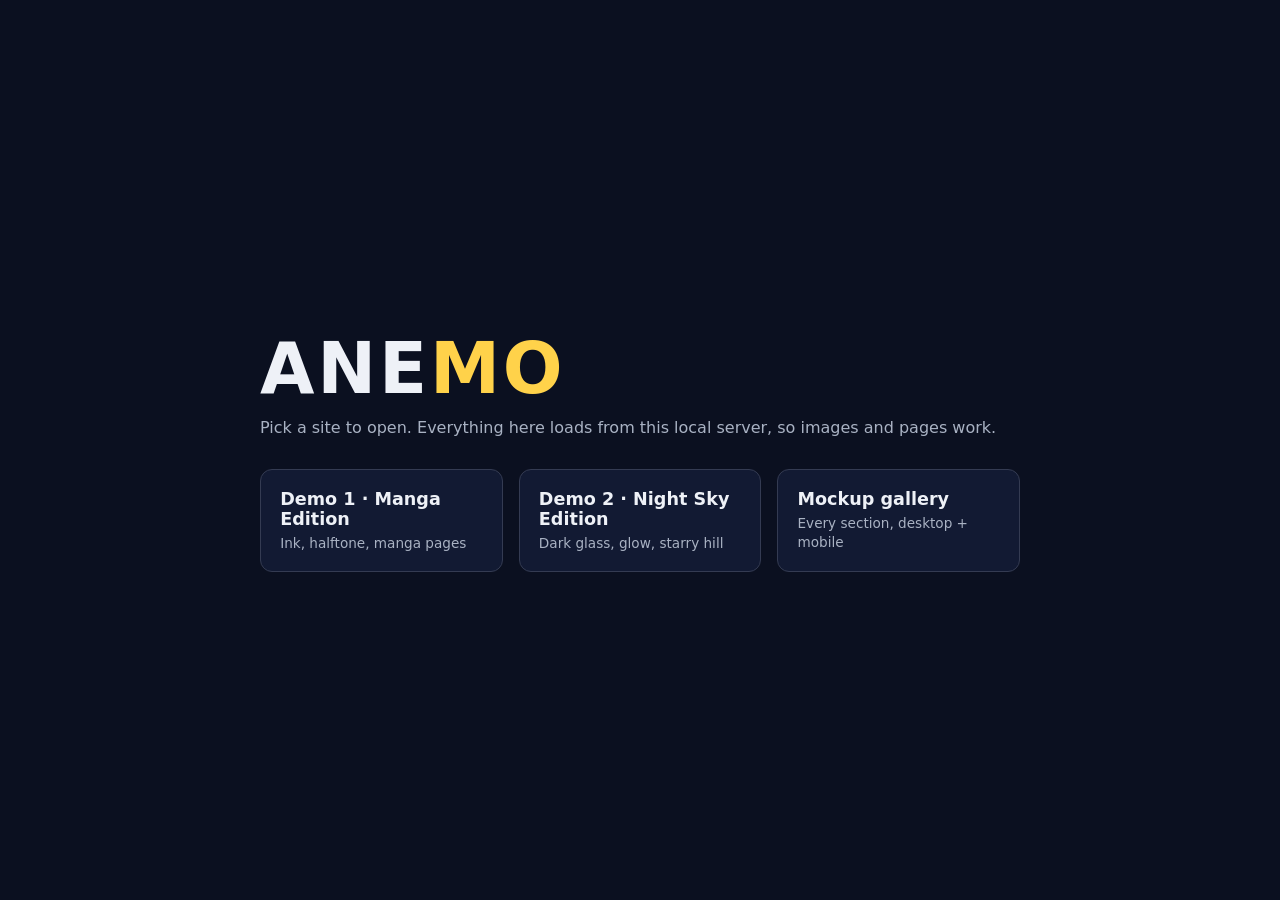
<file: index.html>
<!doctype html><html lang="en"><head><meta charset="utf-8"><meta name="viewport" content="width=device-width,initial-scale=1"><title>Anemo · Start</title>
<style>
*{box-sizing:border-box;margin:0}body{font-family:Inter,system-ui,sans-serif;background:#0b1020;color:#eef1f7;min-height:100vh;display:grid;place-items:center;padding:2rem}
main{max-width:760px;width:100%}h1{font-size:clamp(2.4rem,8vw,4.4rem);letter-spacing:.04em}h1 span{color:#ffd24a}
p{color:#a9b2c3;margin:.5rem 0 2rem}
.grid{display:grid;gap:1rem;grid-template-columns:repeat(auto-fit,minmax(220px,1fr))}
a{display:block;padding:1.2rem;border:1.5px solid #343b52;border-radius:12px;color:inherit;text-decoration:none;transition:.2s;background:#121a33}
a:hover{border-color:#ffd24a;transform:translateY(-3px)}a b{display:block;font-size:1.1rem;margin-bottom:.25rem}a span{font-size:.85rem;color:#a9b2c3}
</style></head><body><main>
<h1>ANE<span>MO</span></h1><p>Pick a site to open. Everything here loads from this local server, so images and pages work.</p>
<div class="grid">
<a href="demo1/index.html"><b>Demo 1 · Manga Edition</b><span>Ink, halftone, manga pages</span></a>
<a href="demo2/index.html"><b>Demo 2 · Night Sky Edition</b><span>Dark glass, glow, starry hill</span></a>
<a href="mockups/index.html"><b>Mockup gallery</b><span>Every section, desktop + mobile</span></a>
</div></main></body></html>
</file>
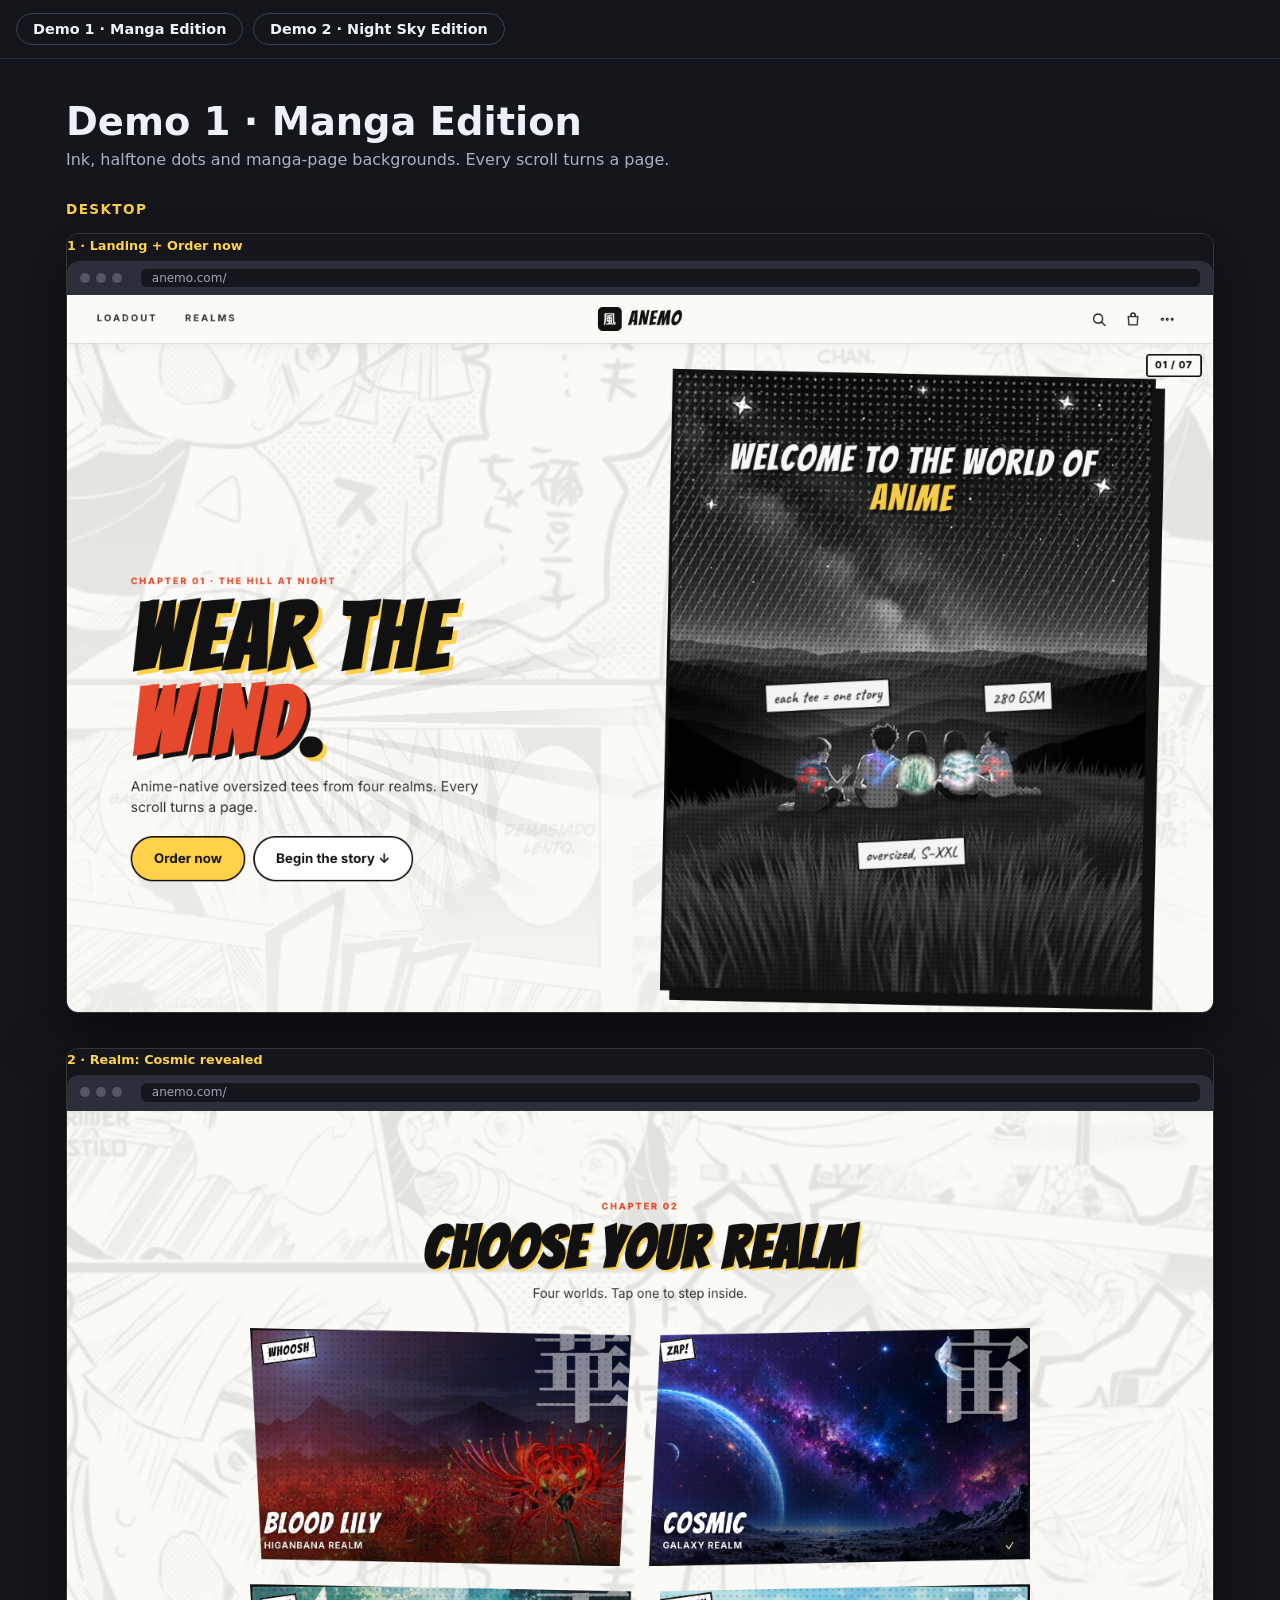
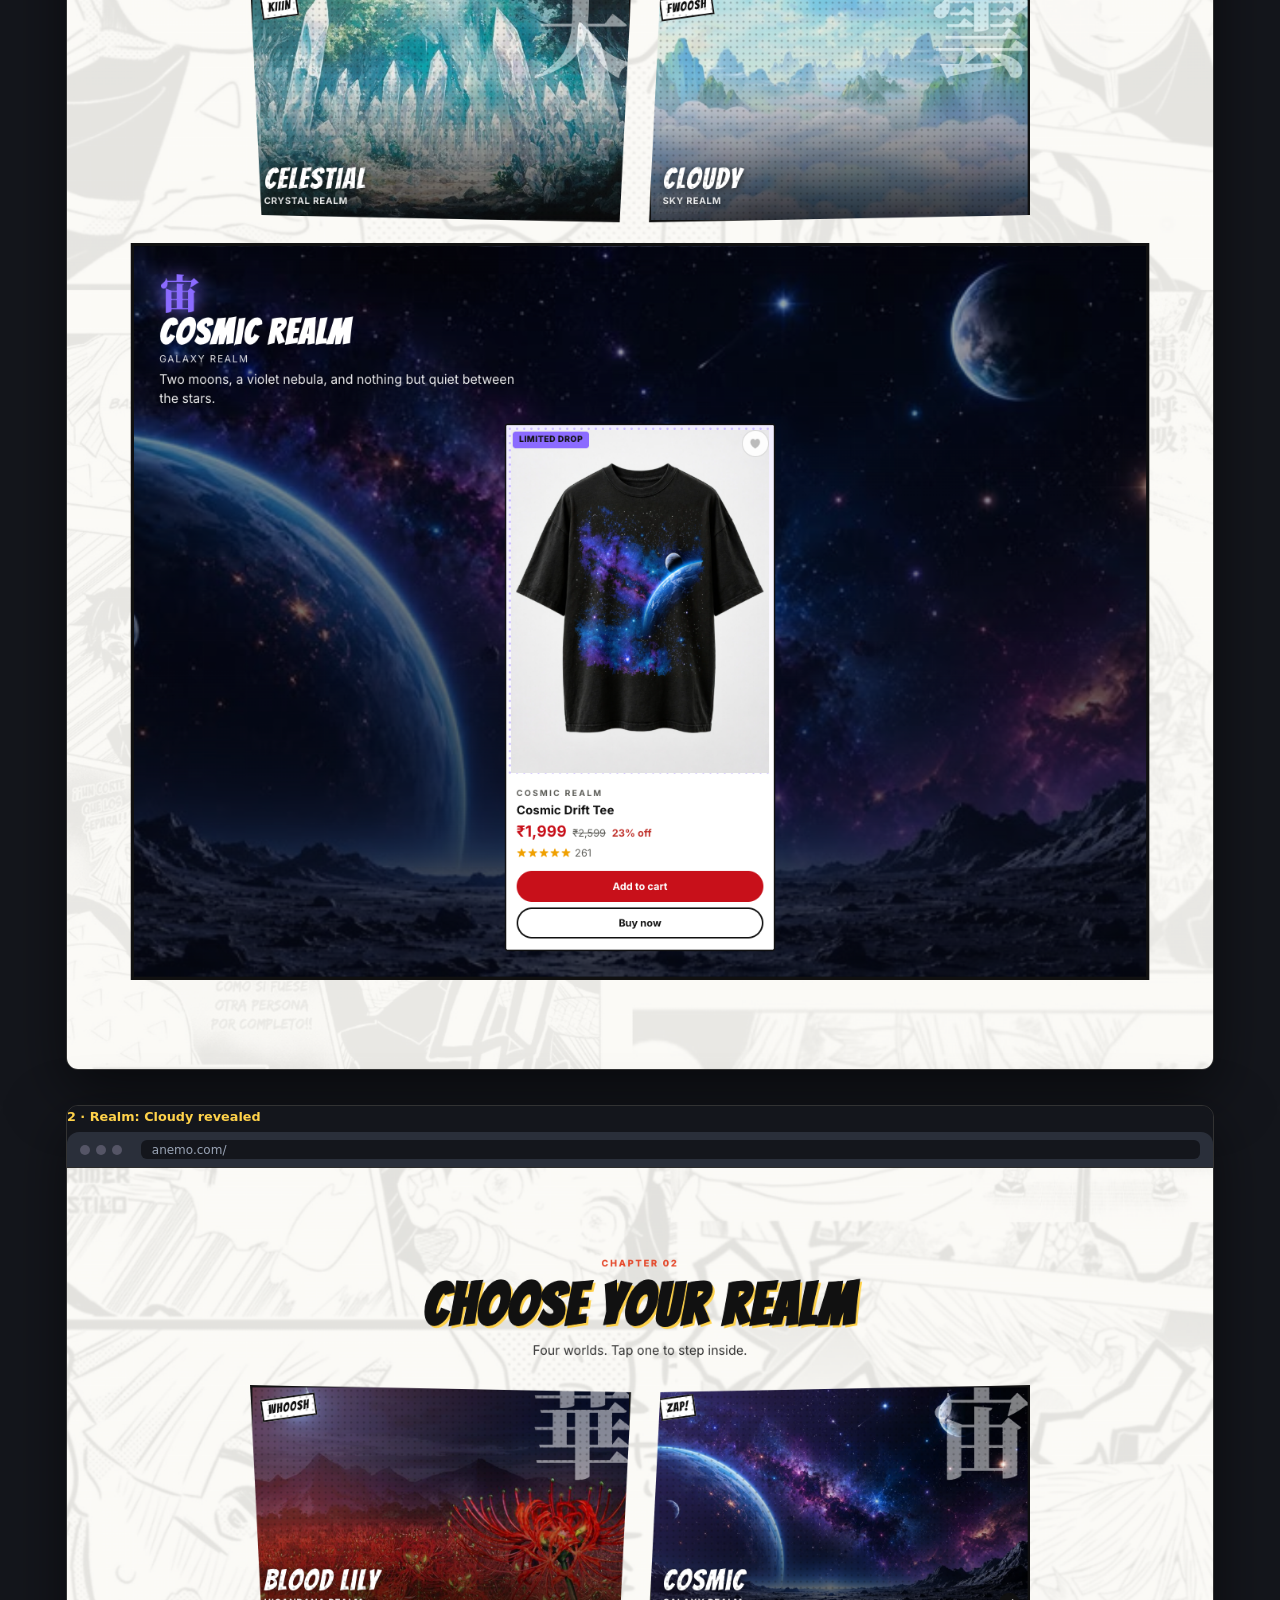
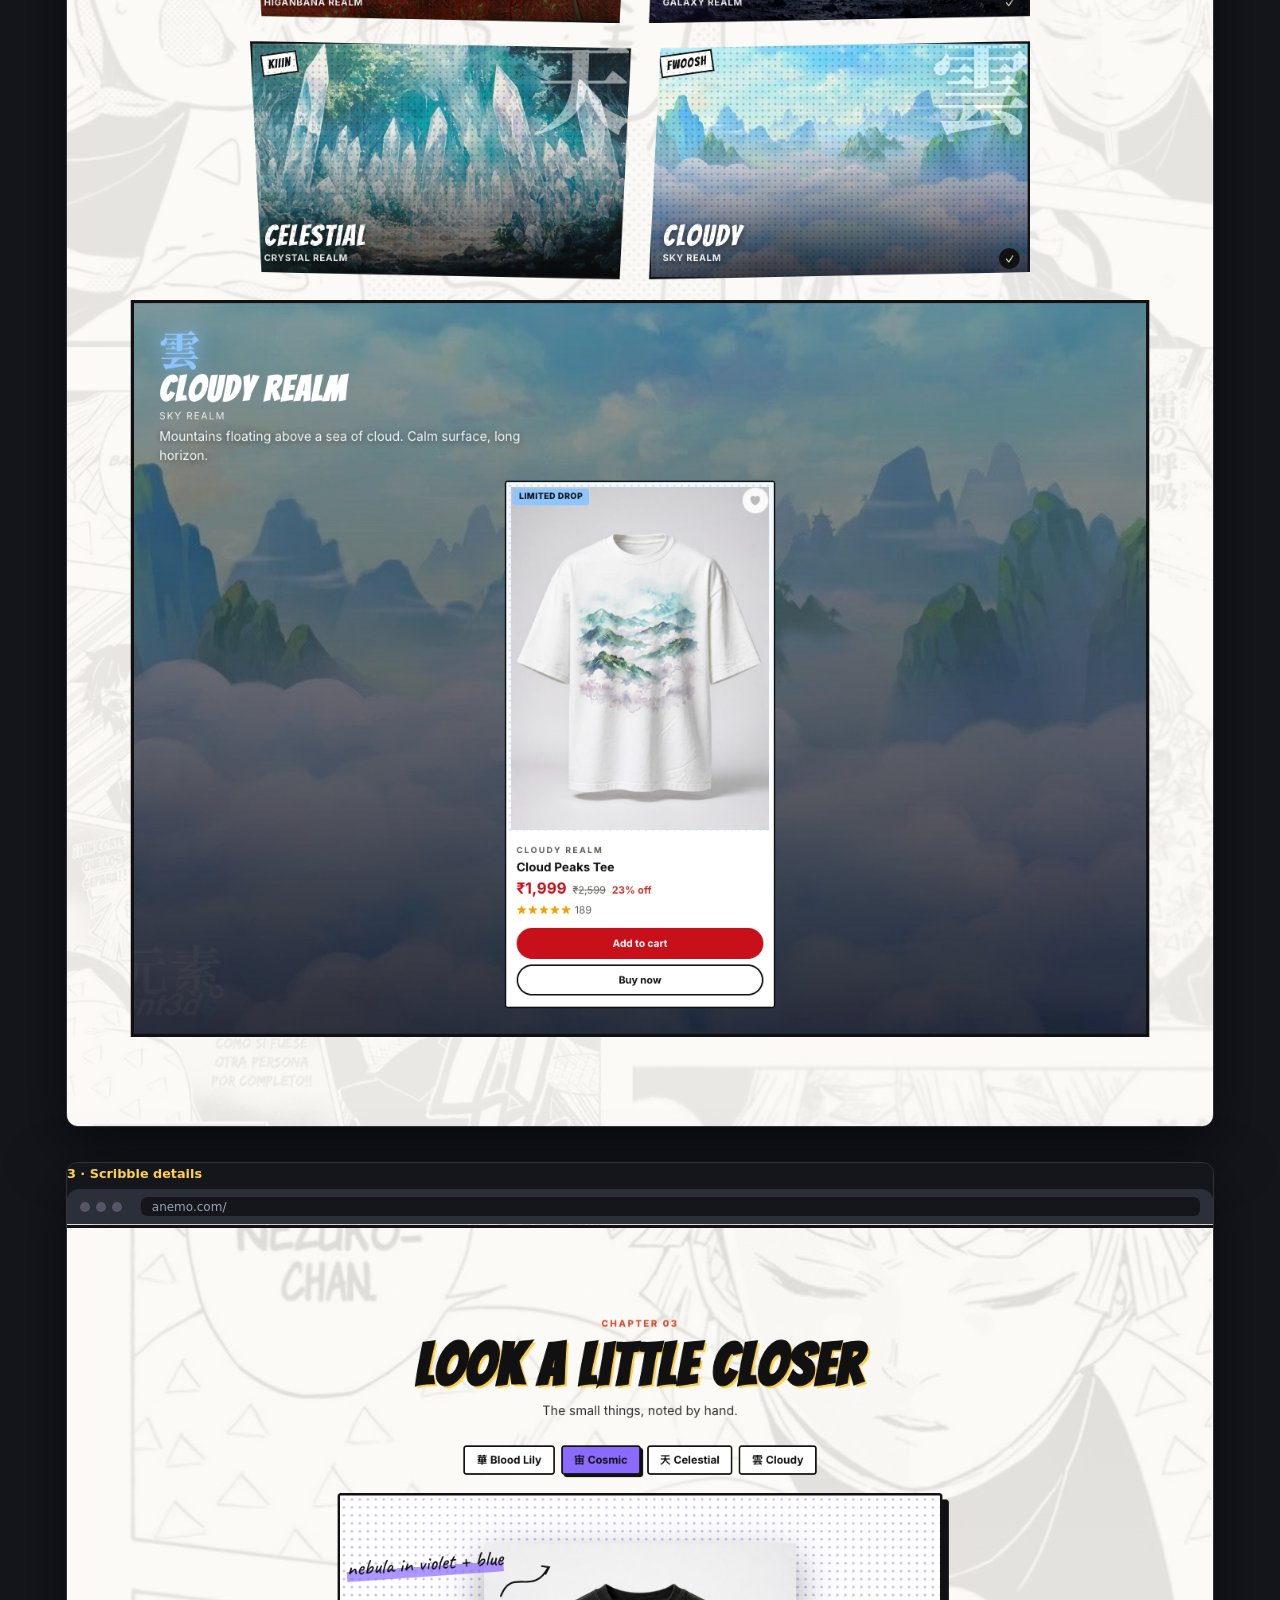
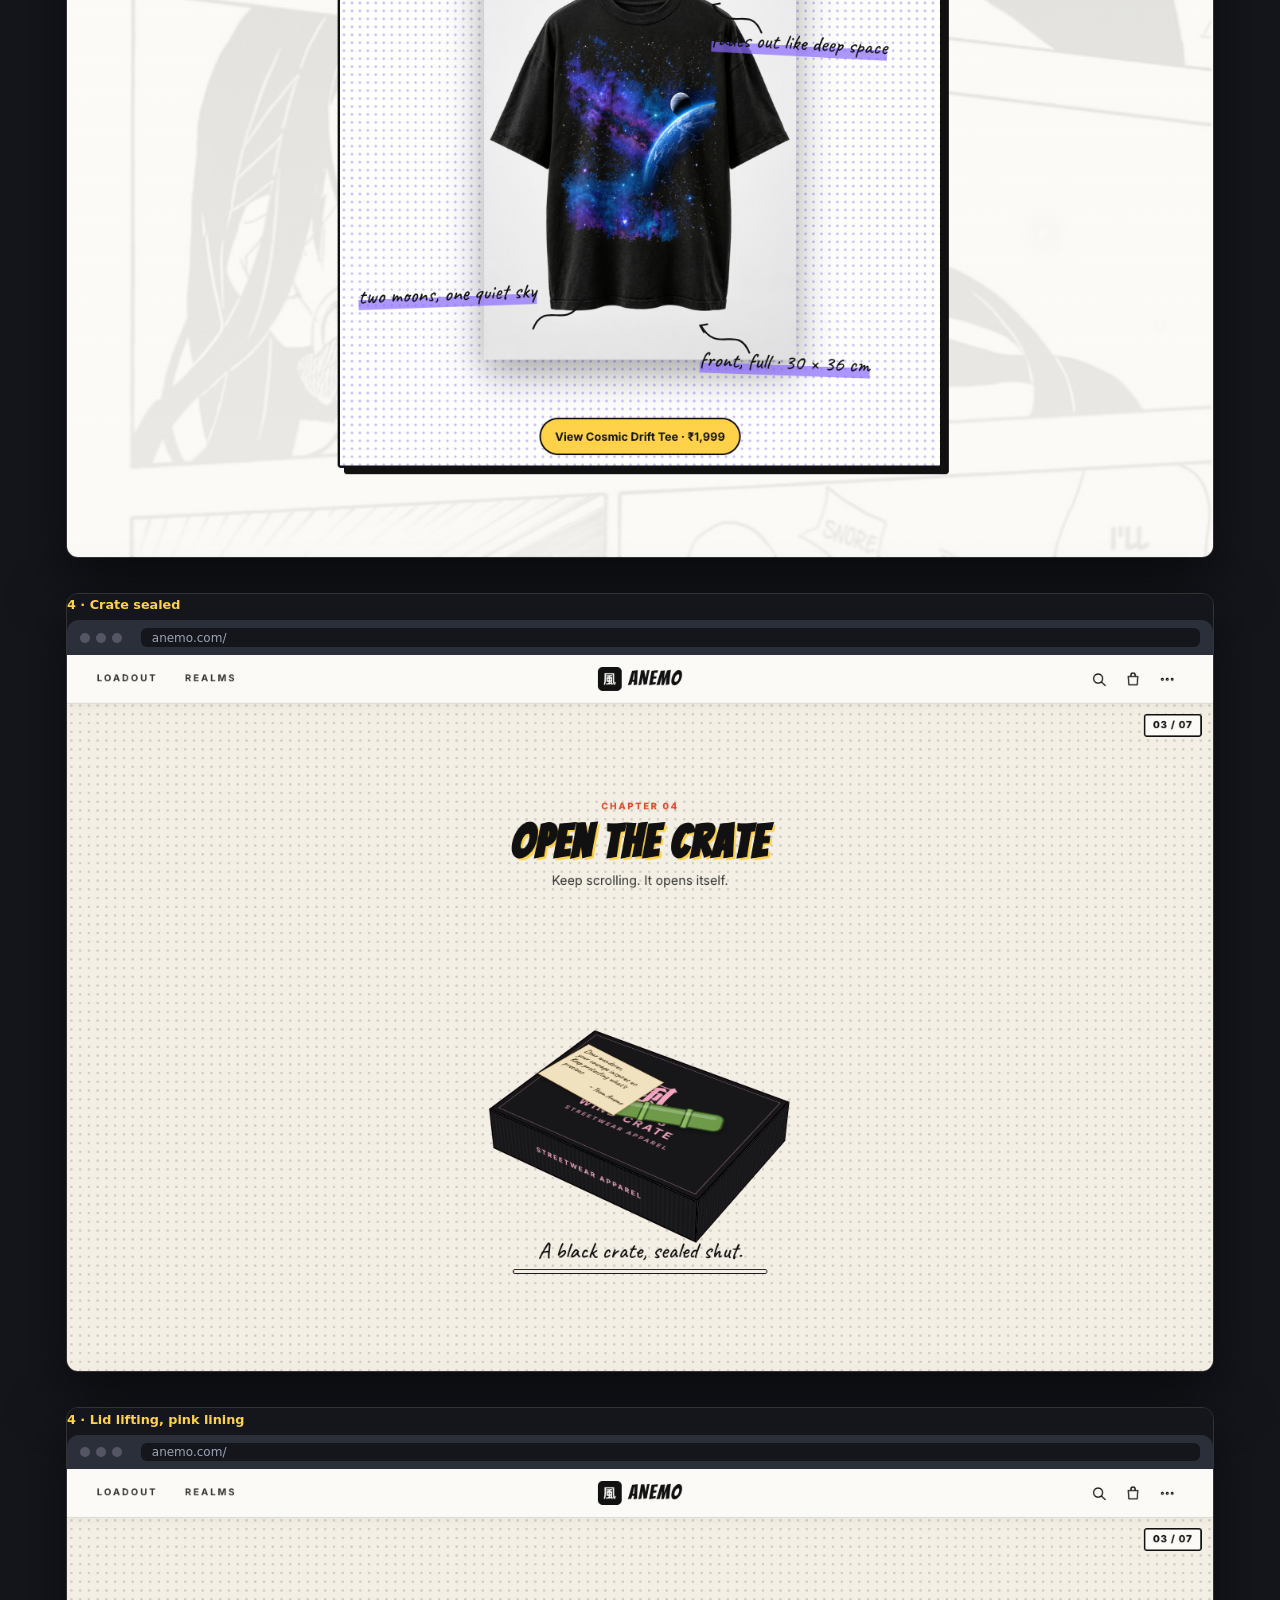
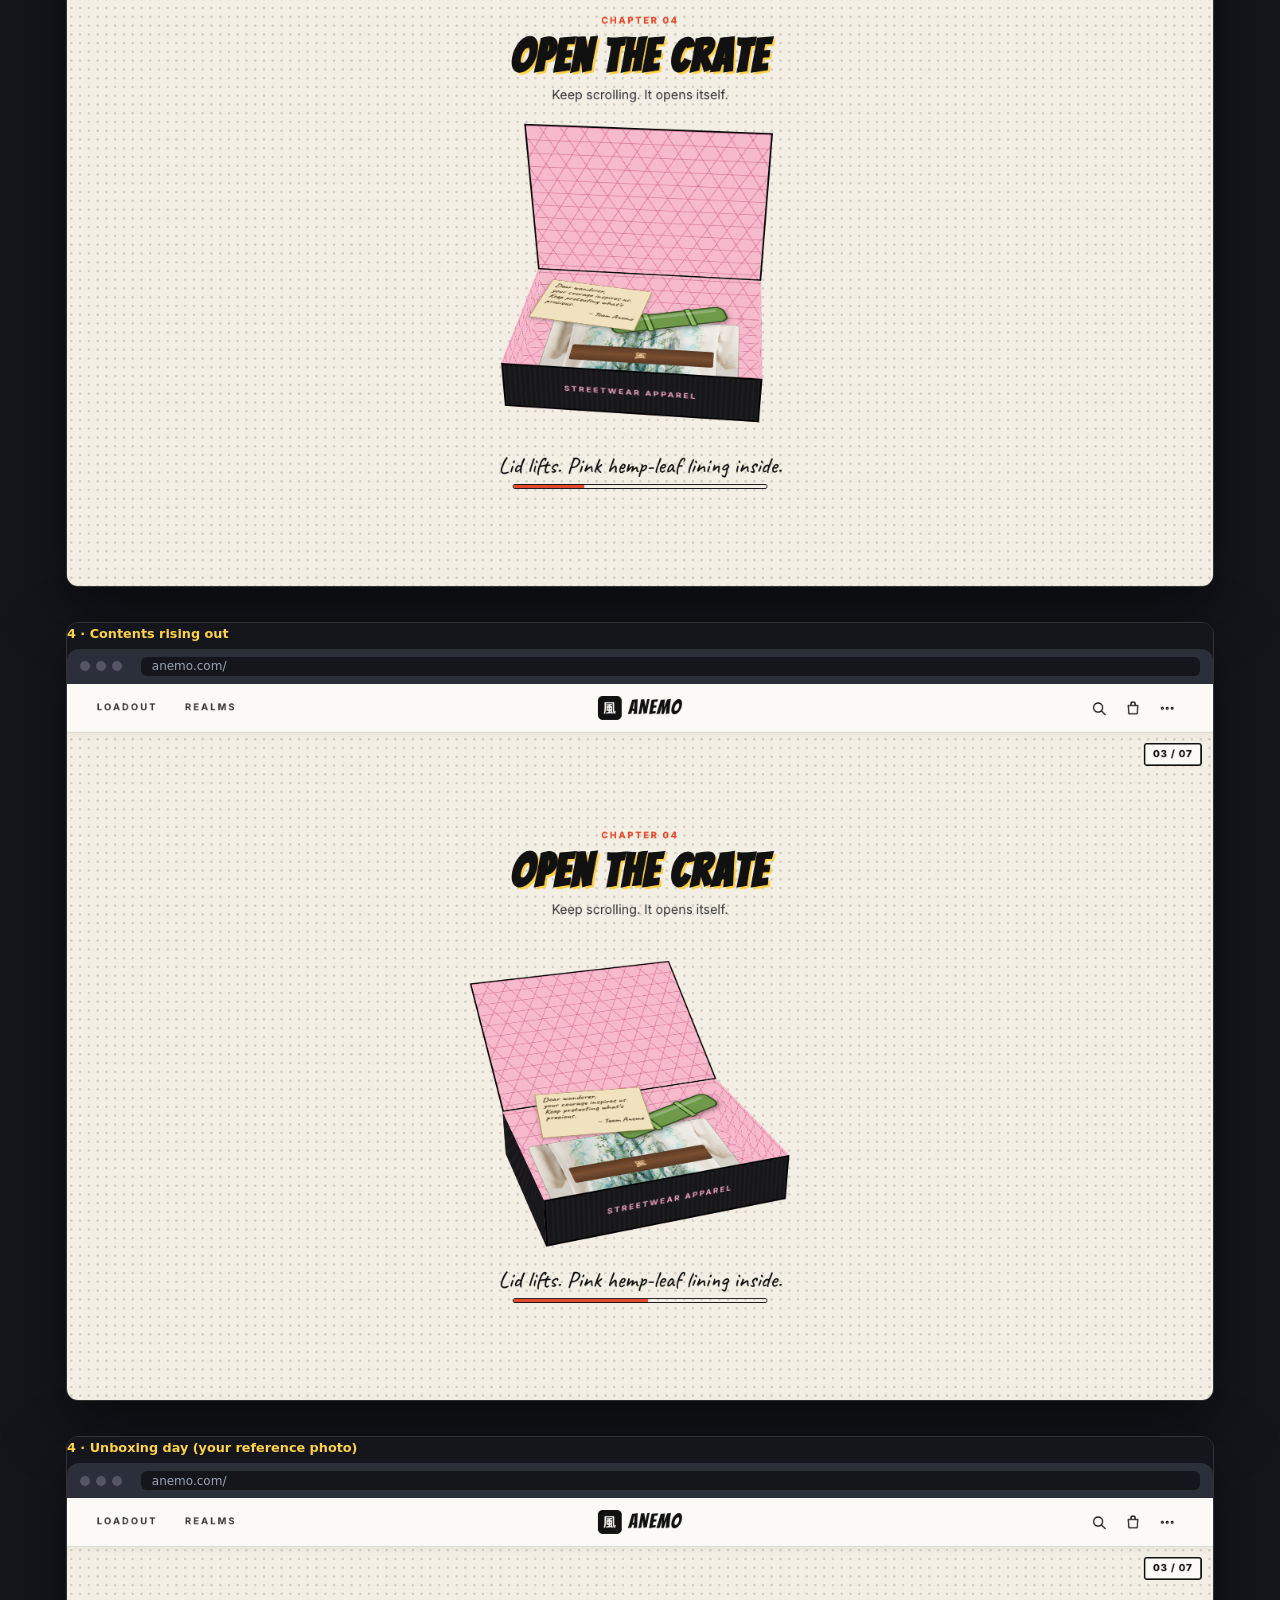
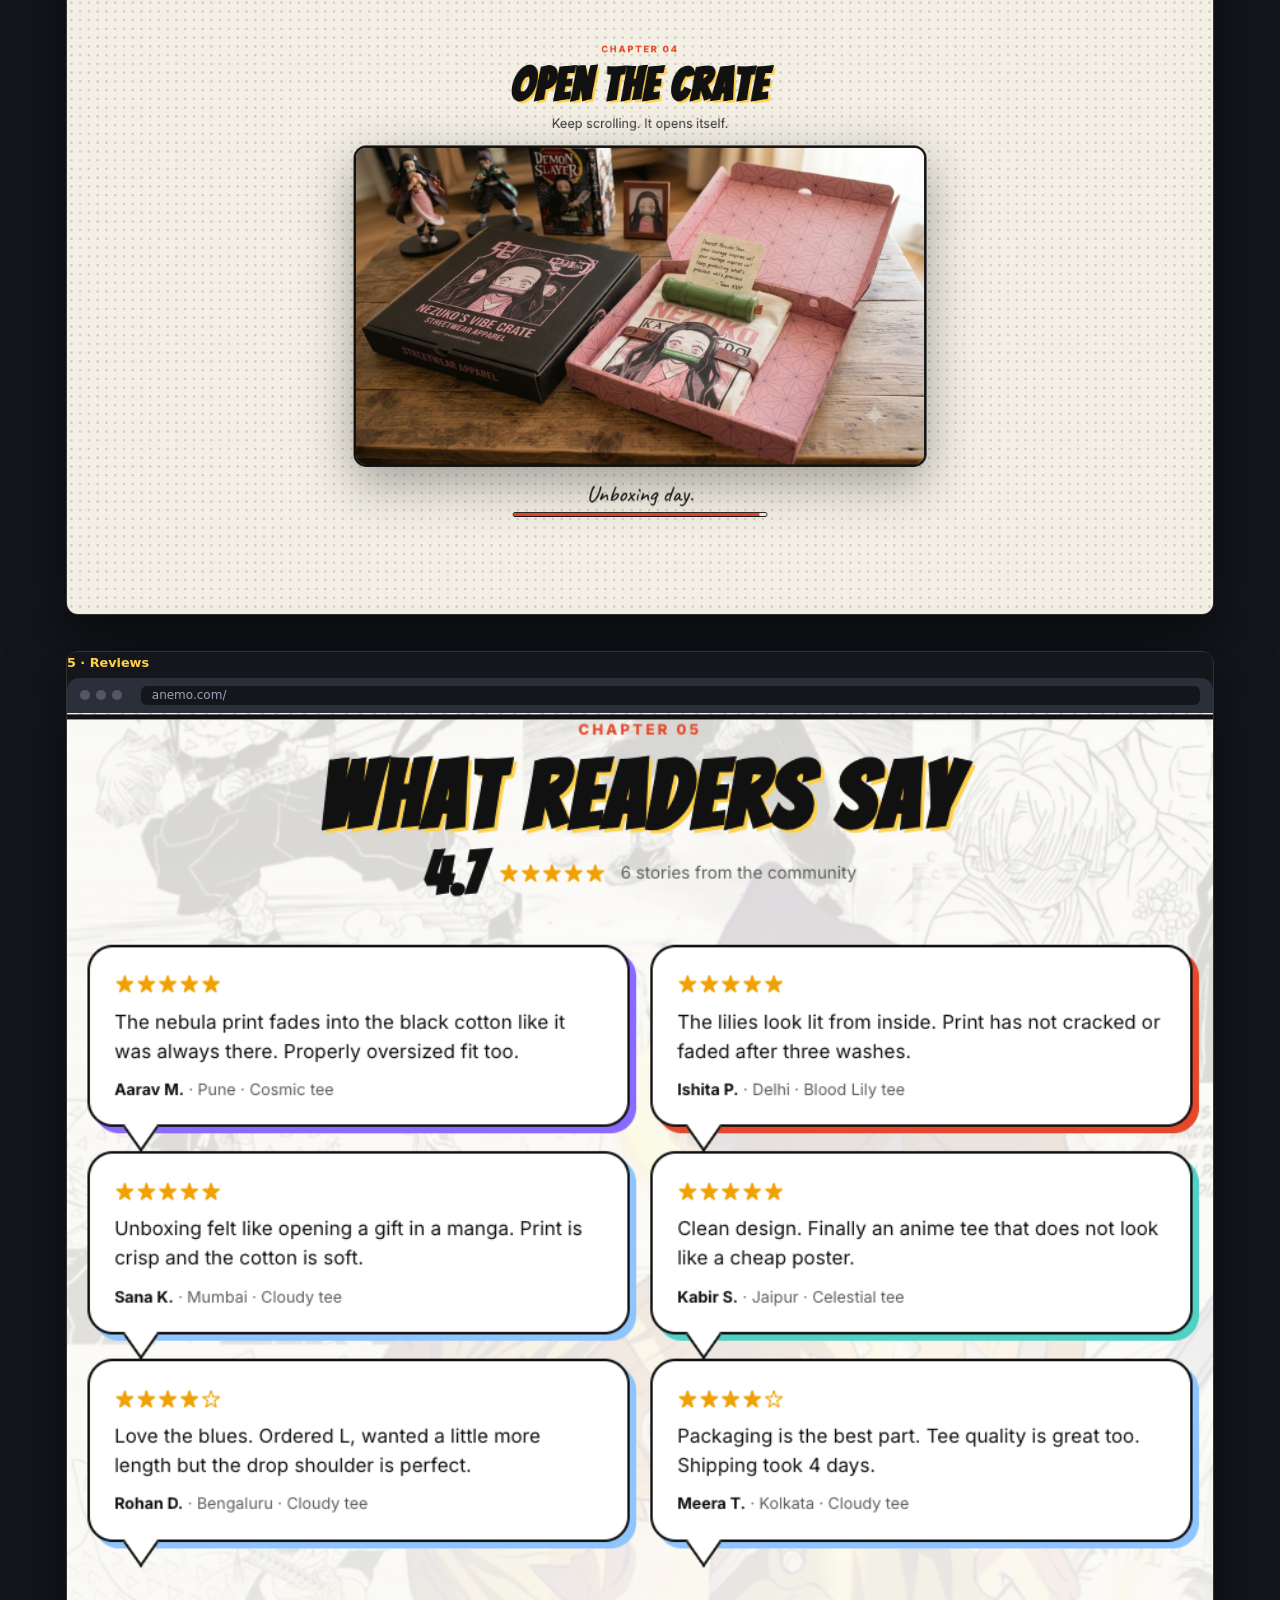
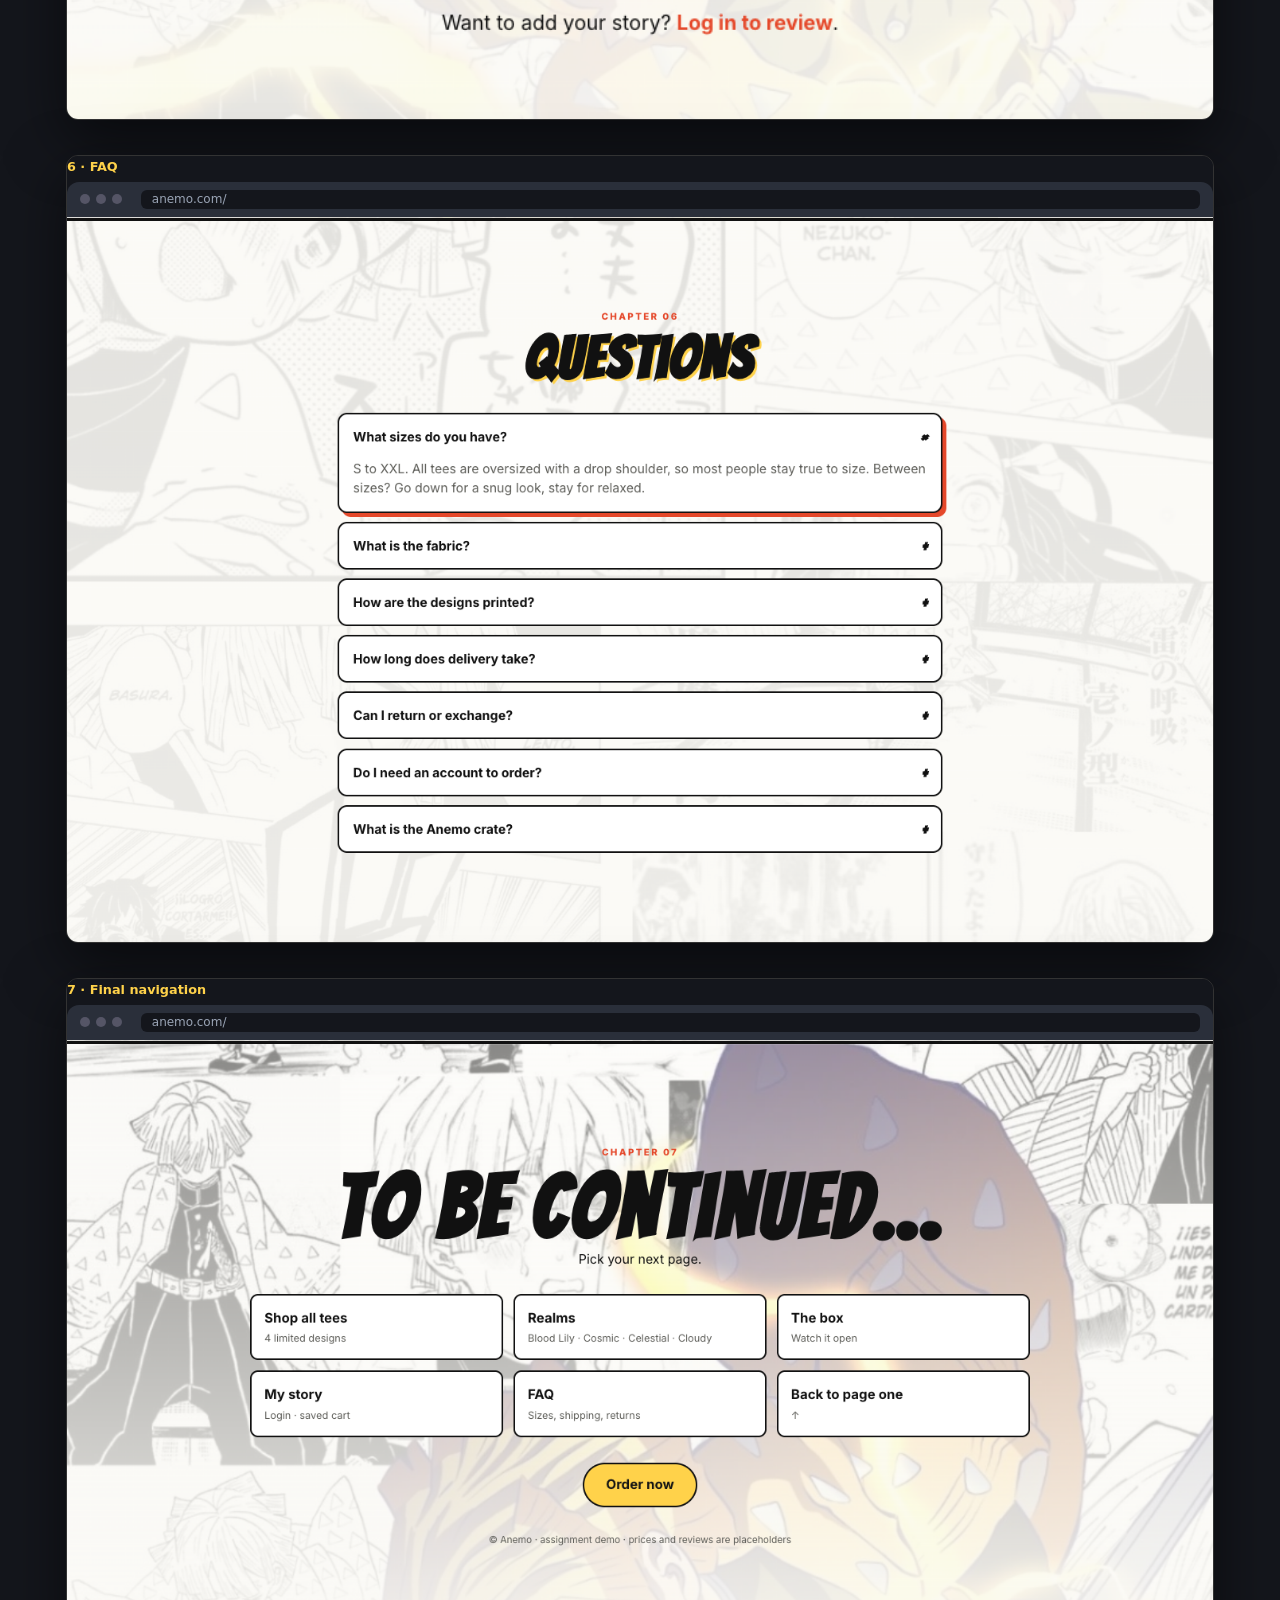
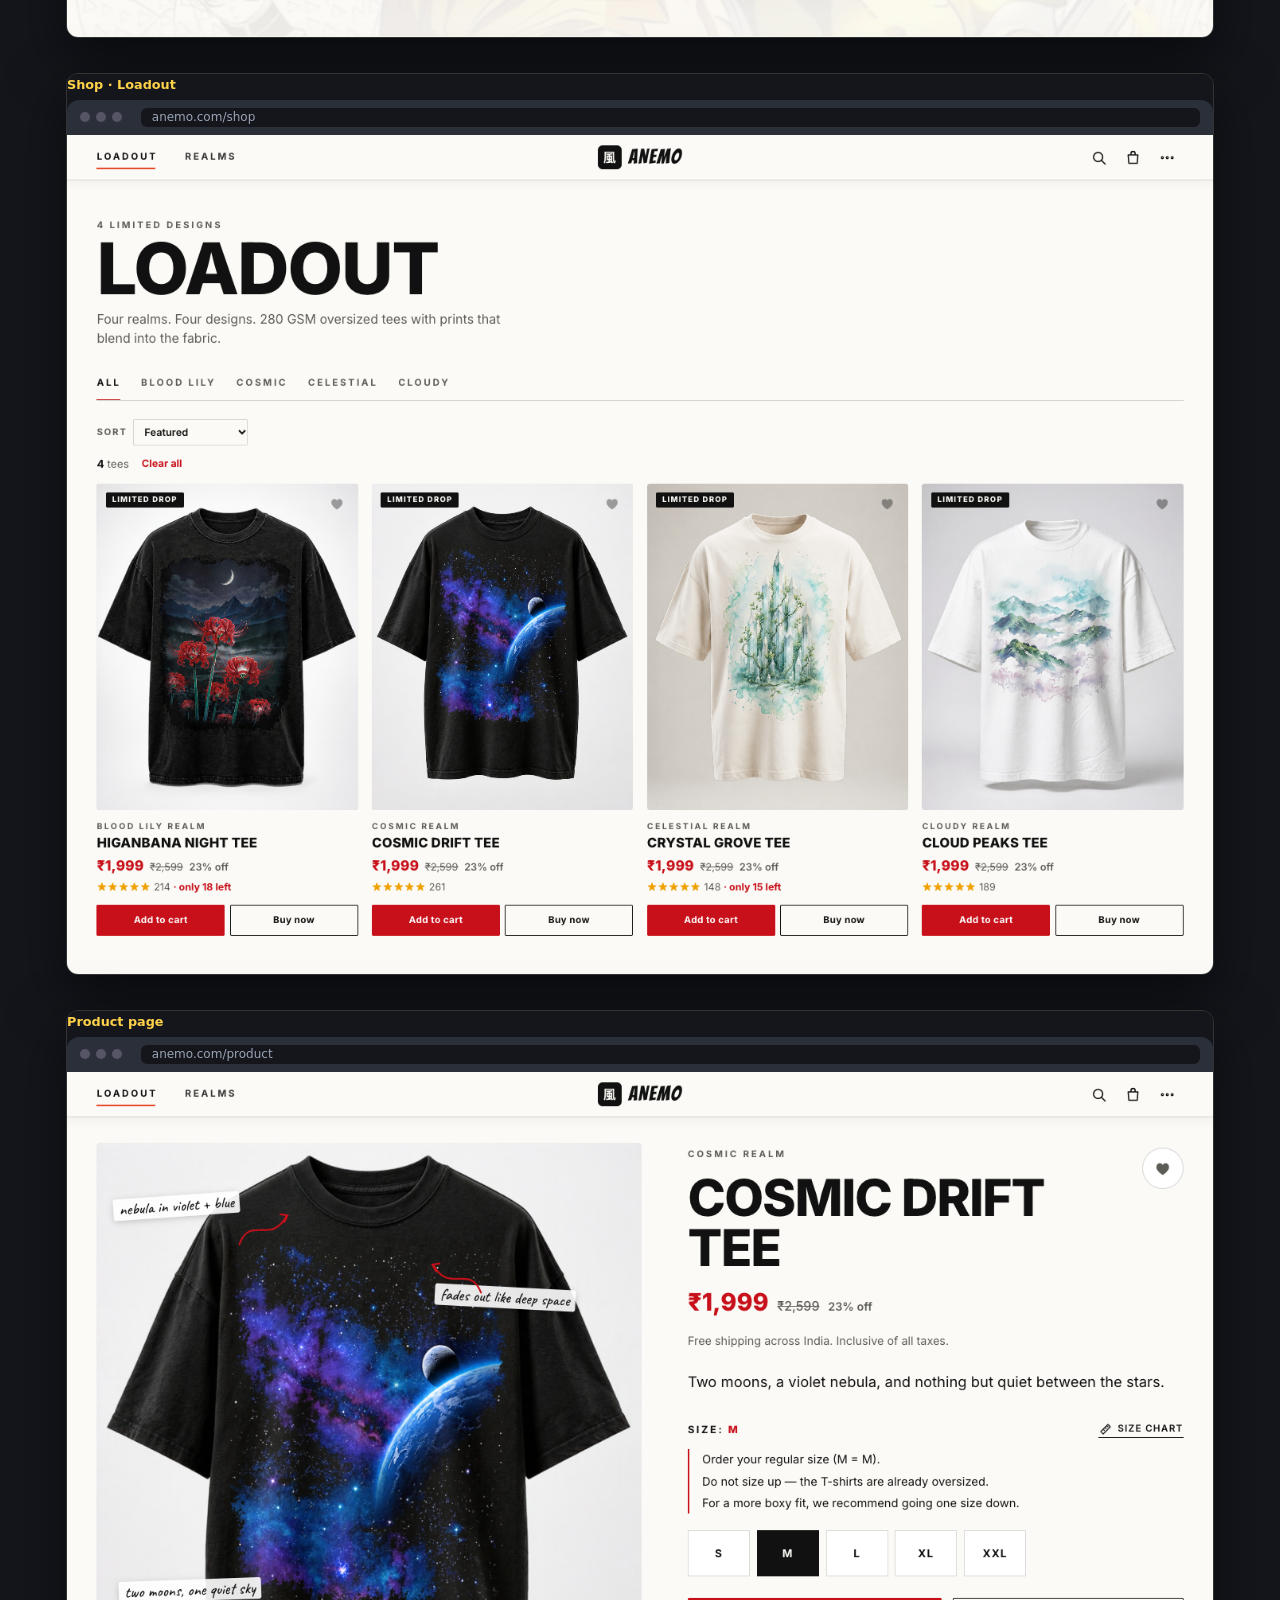
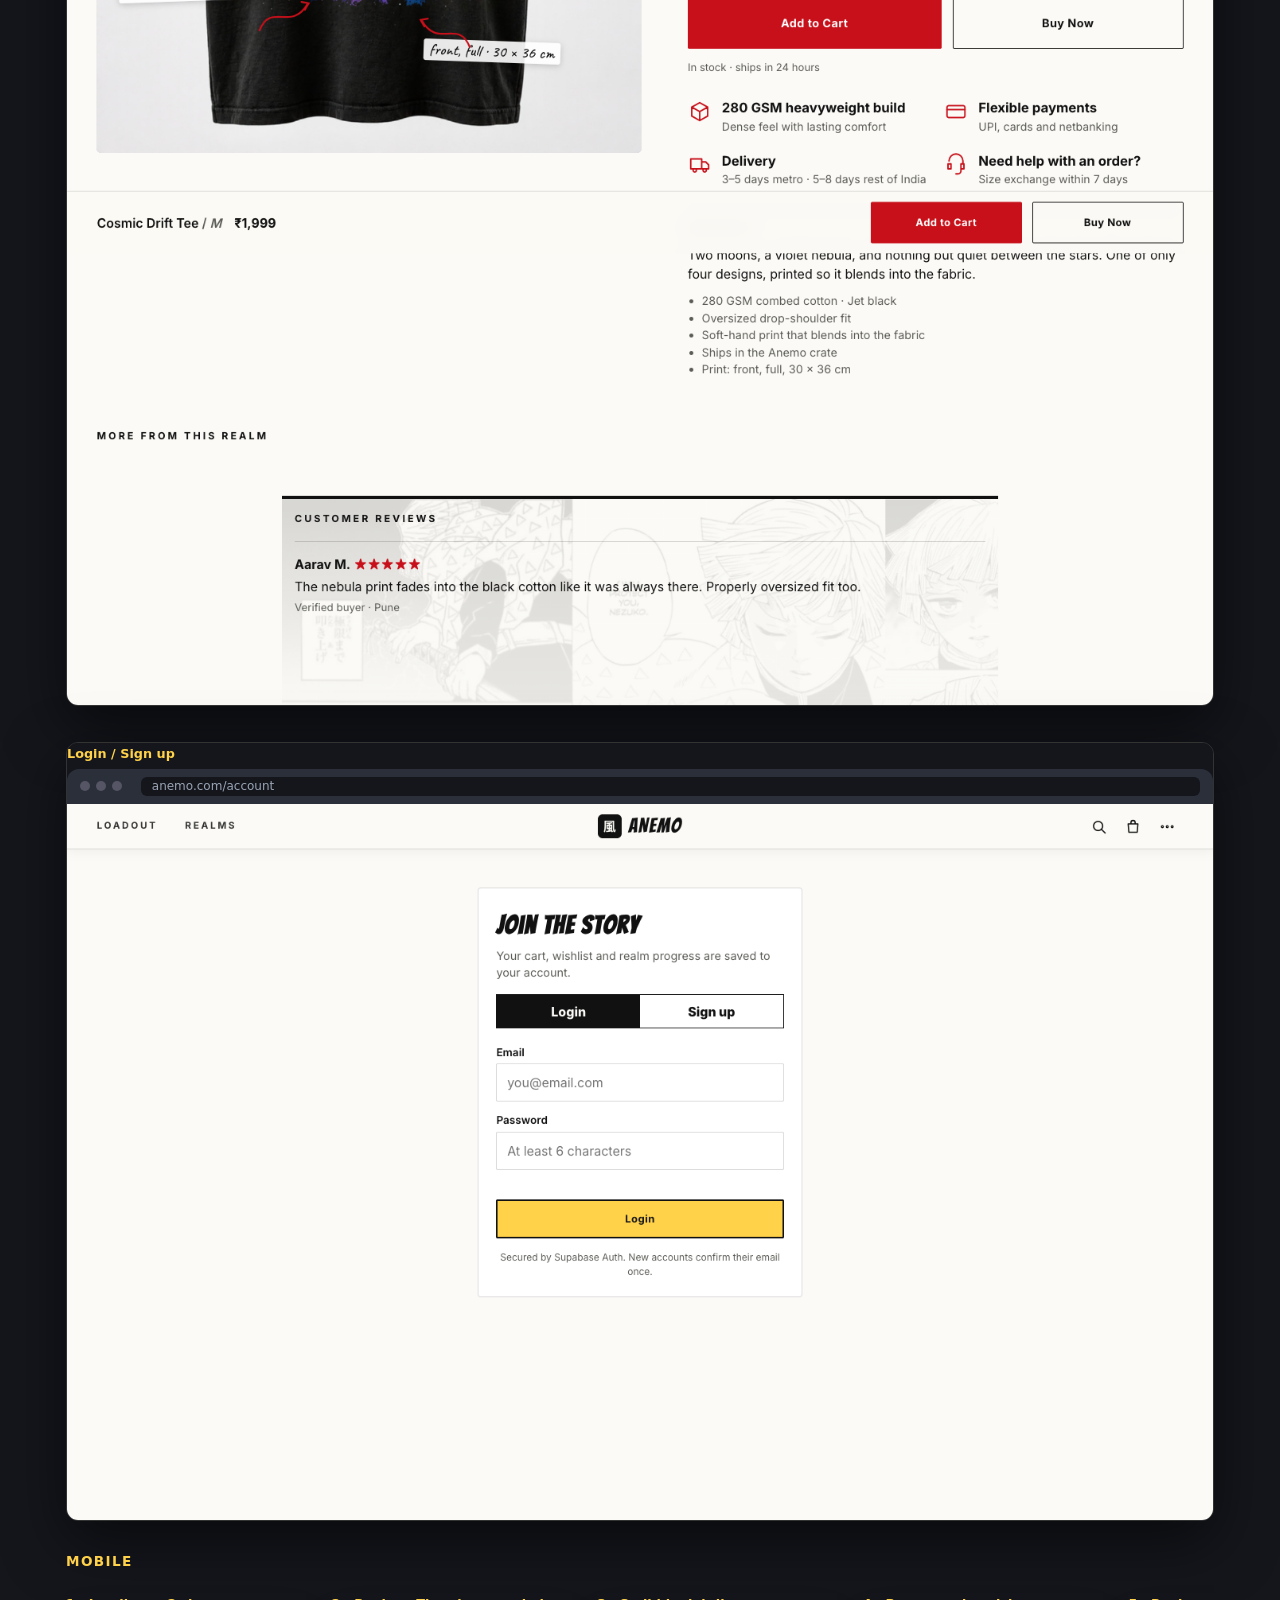
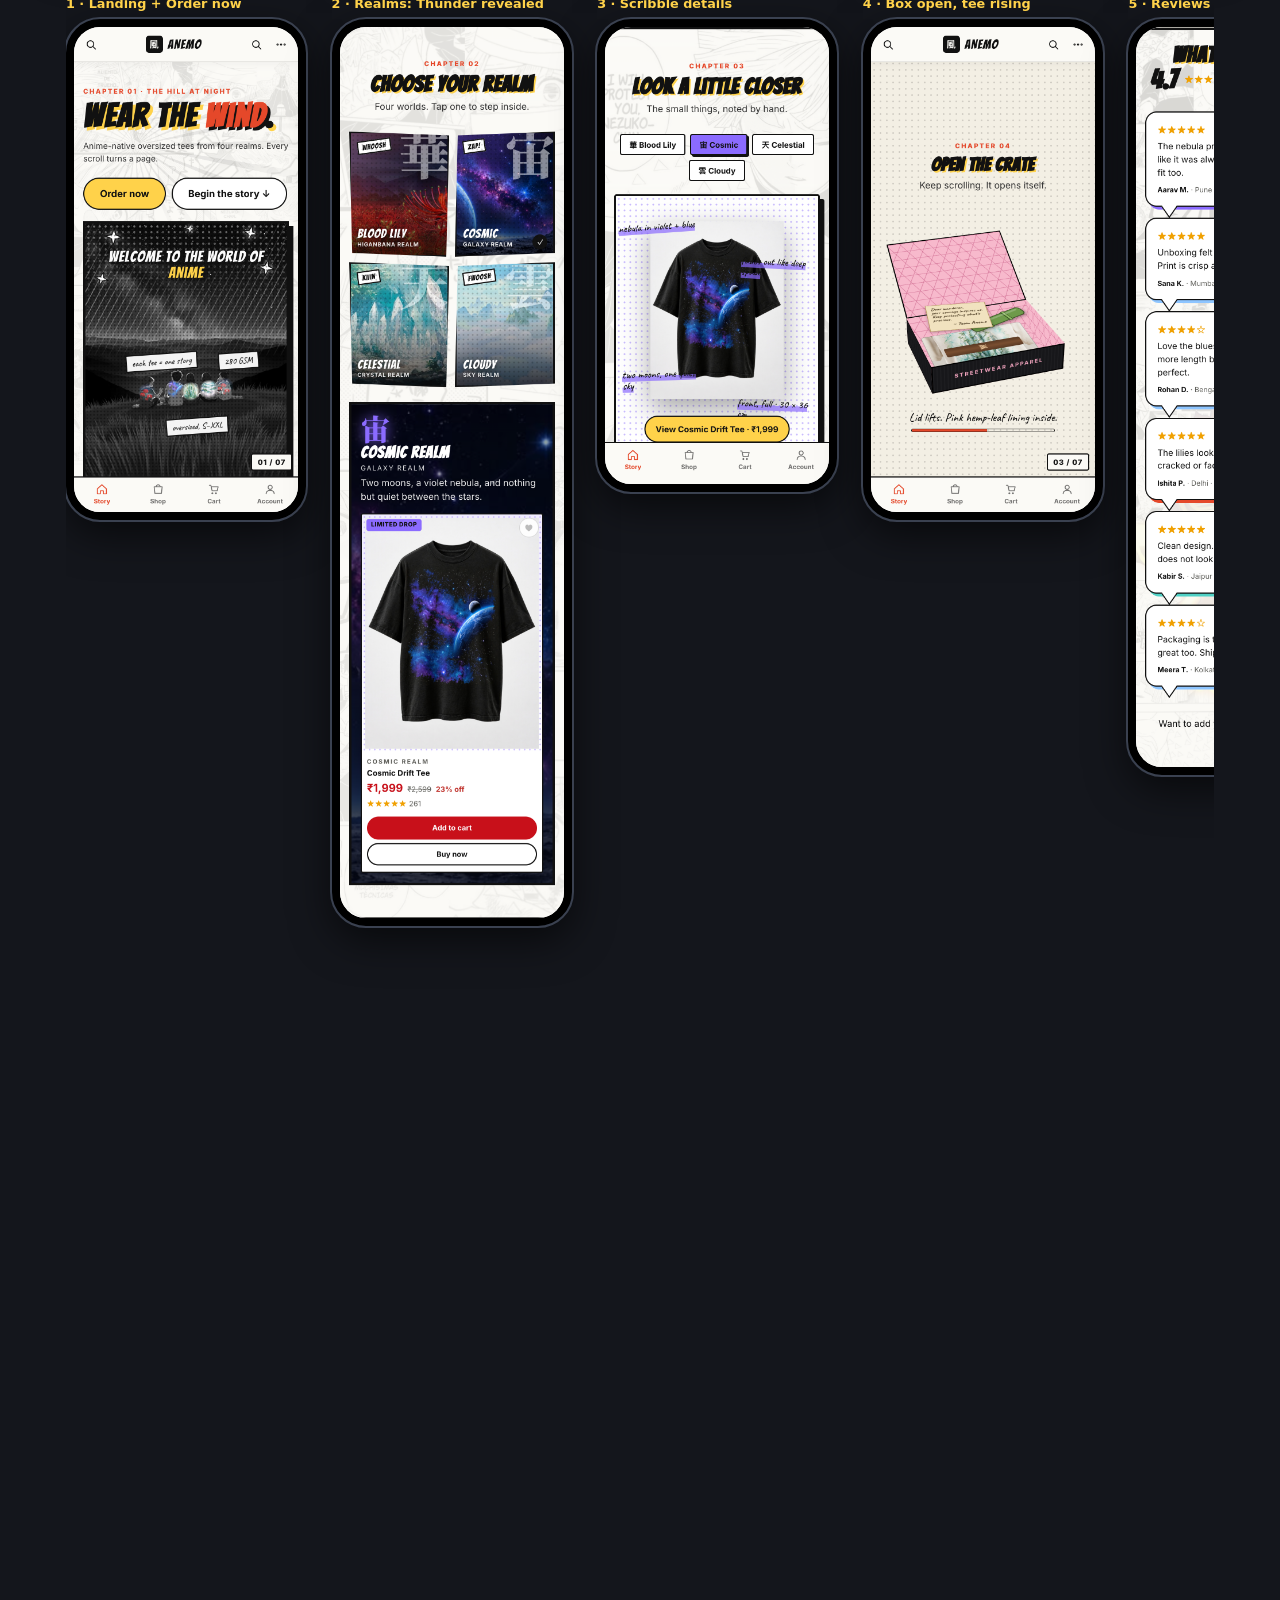
<file: mockups/index.html>
<!doctype html><html lang="en"><head><meta charset="utf-8"><meta name="viewport" content="width=device-width,initial-scale=1"><title>Anemo · Website mockups</title>
<style>
:root{color-scheme:light dark}*{box-sizing:border-box;margin:0}
body{font-family:Inter,system-ui,sans-serif;background:#14161c;color:#eef1f7;padding:0 0 4rem}
nav{position:sticky;top:0;z-index:5;background:#14161cee;backdrop-filter:blur(8px);display:flex;gap:.6rem;padding:.8rem 1rem;border-bottom:1px solid #2a2f3a}
nav a{padding:.45rem 1rem;border-radius:999px;border:1px solid #3a4150;color:#eef1f7;text-decoration:none;font-weight:700;font-size:.9rem}nav a:hover{background:#ffd24a;color:#111}
section{max-width:1180px;margin:0 auto;padding:2.5rem 1rem 1rem}
h2{font-size:clamp(1.6rem,4vw,2.4rem)}h3{margin:2rem 0 1rem;color:#ffd24a;letter-spacing:.1em;text-transform:uppercase;font-size:.85rem}section>p{color:#a9b2c3;margin-top:.4rem;max-width:60ch}
.stack{display:grid;gap:2.2rem}
.win{border-radius:12px;overflow:hidden;background:#fff;box-shadow:0 20px 60px #0008;border:1px solid #333}
.win figcaption,.phone figcaption{font-size:.8rem;font-weight:700;color:#ffd24a;padding:.2rem 0 .5rem;background:#14161c}
.win{background:#14161c}.bar{display:flex;align-items:center;gap:6px;background:#2a2f3a;padding:.5rem .8rem;border-radius:12px 12px 0 0}
.bar i{width:10px;height:10px;border-radius:50%;background:#556}.bar span{margin-left:.8rem;flex:1;background:#14161c;border-radius:6px;padding:.15rem .7rem;font-size:.75rem;color:#9aa4b5}
.win img{width:100%;height:auto;display:block;background:#fff}
.row{display:flex;gap:1.6rem;overflow-x:auto;padding:.5rem 0 1.5rem;scroll-snap-type:x proximity}
.phone{flex:0 0 240px;scroll-snap-align:start}
.bezel{border:8px solid #000;border-radius:34px;overflow:hidden;box-shadow:0 14px 40px #0009;background:#fff;outline:2px solid #3a4150}
.bezel img{width:100%;display:block}
</style></head><body>
<nav><a href="#demo1">Demo 1 · Manga Edition</a><a href="#demo2">Demo 2 · Night Sky Edition</a></nav>
<section id="demo1"><h2>Demo 1 · Manga Edition</h2><p>Ink, halftone dots and manga-page backgrounds. Every scroll turns a page.</p><h3>Desktop</h3><div class="stack"><figure class="win"><figcaption>1 · Landing + Order now</figcaption><div class="bar"><i></i><i></i><i></i><span>anemo.com/</span></div><img loading="lazy" src="demo1/desktop/01-landing.png" alt="1 · Landing + Order now"></figure><figure class="win"><figcaption>2 · Realm: Cosmic revealed</figcaption><div class="bar"><i></i><i></i><i></i><span>anemo.com/</span></div><img loading="lazy" src="demo1/desktop/02-realms-cosmic.png" alt="2 · Realms: Thunder revealed"></figure><figure class="win"><figcaption>2 · Realm: Cloudy revealed</figcaption><div class="bar"><i></i><i></i><i></i><span>anemo.com/</span></div><img loading="lazy" src="demo1/desktop/02b-realms-cloudy.png" alt="2 · Realms: Bloom revealed"></figure><figure class="win"><figcaption>3 · Scribble details</figcaption><div class="bar"><i></i><i></i><i></i><span>anemo.com/</span></div><img loading="lazy" src="demo1/desktop/03-details.png" alt="3 · Scribble details"></figure><figure class="win"><figcaption>4 · Crate sealed</figcaption><div class="bar"><i></i><i></i><i></i><span>anemo.com/</span></div><img loading="lazy" src="demo1/desktop/04-box-1.png" alt="4 · Box sealed"></figure><figure class="win"><figcaption>4 · Lid lifting, pink lining</figcaption><div class="bar"><i></i><i></i><i></i><span>anemo.com/</span></div><img loading="lazy" src="demo1/desktop/04-box-2.png" alt="4 · Box lid opening"></figure><figure class="win"><figcaption>4 · Contents rising out</figcaption><div class="bar"><i></i><i></i><i></i><span>anemo.com/</span></div><img loading="lazy" src="demo1/desktop/04-box-3.png" alt="4 · Box open, tee rising"></figure><figure class="win"><figcaption>4 · Unboxing day (your reference photo)</figcaption><div class="bar"><i></i><i></i><i></i><span>anemo.com/</span></div><img loading="lazy" src="demo1/desktop/04-box-4.png" alt="4 · Box fully open"></figure><figure class="win"><figcaption>5 · Reviews</figcaption><div class="bar"><i></i><i></i><i></i><span>anemo.com/</span></div><img loading="lazy" src="demo1/desktop/05-reviews.png" alt="5 · Reviews"></figure><figure class="win"><figcaption>6 · FAQ</figcaption><div class="bar"><i></i><i></i><i></i><span>anemo.com/</span></div><img loading="lazy" src="demo1/desktop/06-faq.png" alt="6 · FAQ"></figure><figure class="win"><figcaption>7 · Final navigation</figcaption><div class="bar"><i></i><i></i><i></i><span>anemo.com/</span></div><img loading="lazy" src="demo1/desktop/07-final.png" alt="7 · Final navigation"></figure><figure class="win"><figcaption>Shop · Loadout</figcaption><div class="bar"><i></i><i></i><i></i><span>anemo.com/shop</span></div><img loading="lazy" src="demo1/desktop/08-shop.png" alt="Shop (Amazon-style)"></figure><figure class="win"><figcaption>Product page</figcaption><div class="bar"><i></i><i></i><i></i><span>anemo.com/product</span></div><img loading="lazy" src="demo1/desktop/09-product.png" alt="Product page"></figure><figure class="win"><figcaption>Login / Sign up</figcaption><div class="bar"><i></i><i></i><i></i><span>anemo.com/account</span></div><img loading="lazy" src="demo1/desktop/10-login.png" alt="Login / Sign up"></figure></div><h3>Mobile</h3><div class="row"><figure class="phone"><figcaption>1 · Landing + Order now</figcaption><div class="bezel"><img loading="lazy" src="demo1/mobile/01-landing.png" alt="1 · Landing + Order now mobile"></div></figure><figure class="phone"><figcaption>2 · Realms: Thunder revealed</figcaption><div class="bezel"><img loading="lazy" src="demo1/mobile/02-realms-cosmic.png" alt="2 · Realms: Thunder revealed mobile"></div></figure><figure class="phone"><figcaption>3 · Scribble details</figcaption><div class="bezel"><img loading="lazy" src="demo1/mobile/03-details.png" alt="3 · Scribble details mobile"></div></figure><figure class="phone"><figcaption>4 · Box open, tee rising</figcaption><div class="bezel"><img loading="lazy" src="demo1/mobile/04-box-3.png" alt="4 · Box open, tee rising mobile"></div></figure><figure class="phone"><figcaption>5 · Reviews</figcaption><div class="bezel"><img loading="lazy" src="demo1/mobile/05-reviews.png" alt="5 · Reviews mobile"></div></figure><figure class="phone"><figcaption>6 · FAQ</figcaption><div class="bezel"><img loading="lazy" src="demo1/mobile/06-faq.png" alt="6 · FAQ mobile"></div></figure><figure class="phone"><figcaption>7 · Final navigation</figcaption><div class="bezel"><img loading="lazy" src="demo1/mobile/07-final.png" alt="7 · Final navigation mobile"></div></figure><figure class="phone"><figcaption>Shop (Amazon-style)</figcaption><div class="bezel"><img loading="lazy" src="demo1/mobile/08-shop.png" alt="Shop (Amazon-style) mobile"></div></figure><figure class="phone"><figcaption>Product page</figcaption><div class="bezel"><img loading="lazy" src="demo1/mobile/09-product.png" alt="Product page mobile"></div></figure><figure class="phone"><figcaption>Login / Sign up</figcaption><div class="bezel"><img loading="lazy" src="demo1/mobile/10-login.png" alt="Login / Sign up mobile"></div></figure></div></section>
<section id="demo2"><h2>Demo 2 · Night Sky Edition</h2><p>Dark glass, glow and a swipeable realm rail, under the starry hill.</p><h3>Desktop</h3><div class="stack"><figure class="win"><figcaption>1 · Landing + Order now</figcaption><div class="bar"><i></i><i></i><i></i><span>anemo.com/</span></div><img loading="lazy" src="demo2/desktop/01-landing.png" alt="1 · Landing + Order now"></figure><figure class="win"><figcaption>2 · Realm: Cosmic revealed</figcaption><div class="bar"><i></i><i></i><i></i><span>anemo.com/</span></div><img loading="lazy" src="demo2/desktop/02-realms-cosmic.png" alt="2 · Realms: Thunder revealed"></figure><figure class="win"><figcaption>2 · Realm: Cloudy revealed</figcaption><div class="bar"><i></i><i></i><i></i><span>anemo.com/</span></div><img loading="lazy" src="demo2/desktop/02b-realms-cloudy.png" alt="2 · Realms: Bloom revealed"></figure><figure class="win"><figcaption>3 · Scribble details</figcaption><div class="bar"><i></i><i></i><i></i><span>anemo.com/</span></div><img loading="lazy" src="demo2/desktop/03-details.png" alt="3 · Scribble details"></figure><figure class="win"><figcaption>4 · Crate sealed</figcaption><div class="bar"><i></i><i></i><i></i><span>anemo.com/</span></div><img loading="lazy" src="demo2/desktop/04-box-1.png" alt="4 · Box sealed"></figure><figure class="win"><figcaption>4 · Lid lifting, pink lining</figcaption><div class="bar"><i></i><i></i><i></i><span>anemo.com/</span></div><img loading="lazy" src="demo2/desktop/04-box-2.png" alt="4 · Box lid opening"></figure><figure class="win"><figcaption>4 · Contents rising out</figcaption><div class="bar"><i></i><i></i><i></i><span>anemo.com/</span></div><img loading="lazy" src="demo2/desktop/04-box-3.png" alt="4 · Box open, tee rising"></figure><figure class="win"><figcaption>4 · Unboxing day (your reference photo)</figcaption><div class="bar"><i></i><i></i><i></i><span>anemo.com/</span></div><img loading="lazy" src="demo2/desktop/04-box-4.png" alt="4 · Box fully open"></figure><figure class="win"><figcaption>5 · Reviews</figcaption><div class="bar"><i></i><i></i><i></i><span>anemo.com/</span></div><img loading="lazy" src="demo2/desktop/05-reviews.png" alt="5 · Reviews"></figure><figure class="win"><figcaption>6 · FAQ</figcaption><div class="bar"><i></i><i></i><i></i><span>anemo.com/</span></div><img loading="lazy" src="demo2/desktop/06-faq.png" alt="6 · FAQ"></figure><figure class="win"><figcaption>7 · Final navigation</figcaption><div class="bar"><i></i><i></i><i></i><span>anemo.com/</span></div><img loading="lazy" src="demo2/desktop/07-final.png" alt="7 · Final navigation"></figure><figure class="win"><figcaption>Shop · Loadout</figcaption><div class="bar"><i></i><i></i><i></i><span>anemo.com/shop</span></div><img loading="lazy" src="demo2/desktop/08-shop.png" alt="Shop (Amazon-style)"></figure><figure class="win"><figcaption>Product page</figcaption><div class="bar"><i></i><i></i><i></i><span>anemo.com/product</span></div><img loading="lazy" src="demo2/desktop/09-product.png" alt="Product page"></figure><figure class="win"><figcaption>Login / Sign up</figcaption><div class="bar"><i></i><i></i><i></i><span>anemo.com/account</span></div><img loading="lazy" src="demo2/desktop/10-login.png" alt="Login / Sign up"></figure></div><h3>Mobile</h3><div class="row"><figure class="phone"><figcaption>1 · Landing + Order now</figcaption><div class="bezel"><img loading="lazy" src="demo2/mobile/01-landing.png" alt="1 · Landing + Order now mobile"></div></figure><figure class="phone"><figcaption>2 · Realms: Thunder revealed</figcaption><div class="bezel"><img loading="lazy" src="demo2/mobile/02-realms-cosmic.png" alt="2 · Realms: Thunder revealed mobile"></div></figure><figure class="phone"><figcaption>3 · Scribble details</figcaption><div class="bezel"><img loading="lazy" src="demo2/mobile/03-details.png" alt="3 · Scribble details mobile"></div></figure><figure class="phone"><figcaption>4 · Box open, tee rising</figcaption><div class="bezel"><img loading="lazy" src="demo2/mobile/04-box-3.png" alt="4 · Box open, tee rising mobile"></div></figure><figure class="phone"><figcaption>5 · Reviews</figcaption><div class="bezel"><img loading="lazy" src="demo2/mobile/05-reviews.png" alt="5 · Reviews mobile"></div></figure><figure class="phone"><figcaption>6 · FAQ</figcaption><div class="bezel"><img loading="lazy" src="demo2/mobile/06-faq.png" alt="6 · FAQ mobile"></div></figure><figure class="phone"><figcaption>7 · Final navigation</figcaption><div class="bezel"><img loading="lazy" src="demo2/mobile/07-final.png" alt="7 · Final navigation mobile"></div></figure><figure class="phone"><figcaption>Shop (Amazon-style)</figcaption><div class="bezel"><img loading="lazy" src="demo2/mobile/08-shop.png" alt="Shop (Amazon-style) mobile"></div></figure><figure class="phone"><figcaption>Product page</figcaption><div class="bezel"><img loading="lazy" src="demo2/mobile/09-product.png" alt="Product page mobile"></div></figure><figure class="phone"><figcaption>Login / Sign up</figcaption><div class="bezel"><img loading="lazy" src="demo2/mobile/10-login.png" alt="Login / Sign up mobile"></div></figure></div></section>
</body></html>
</file>
